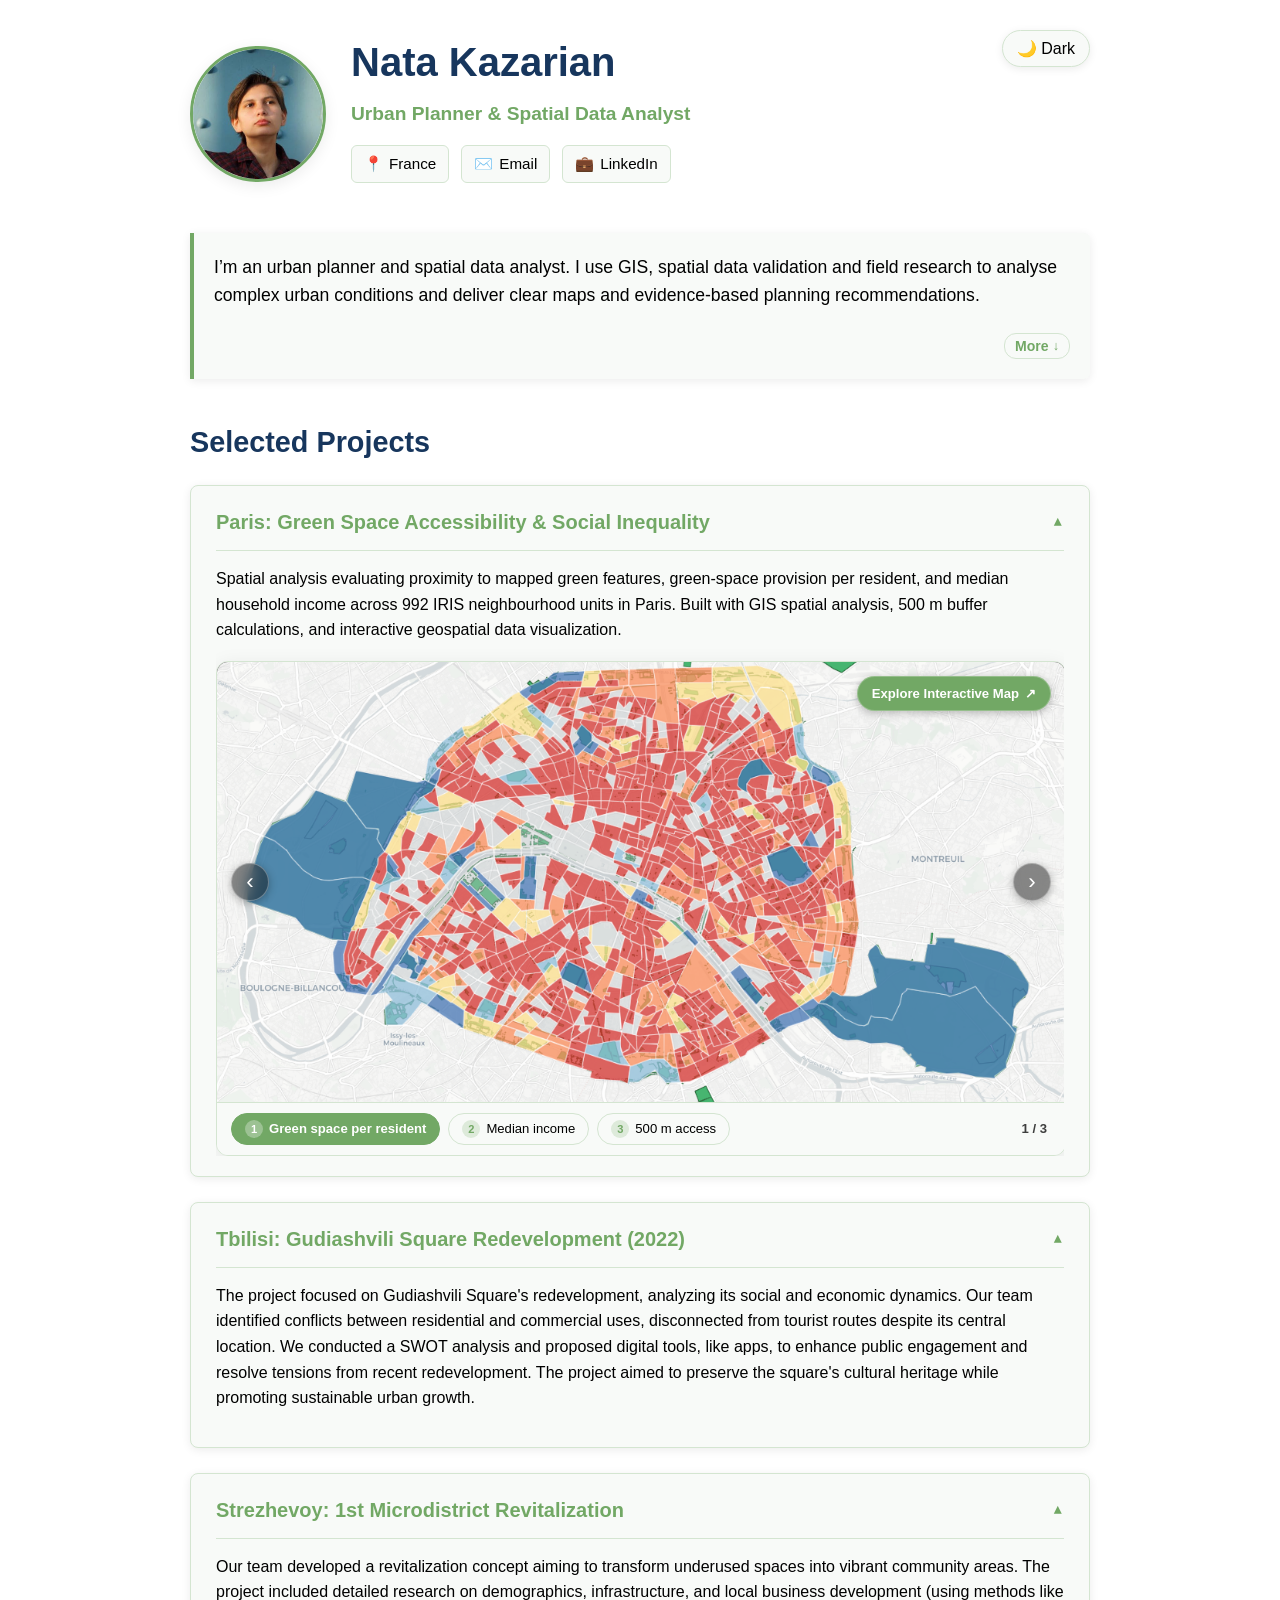
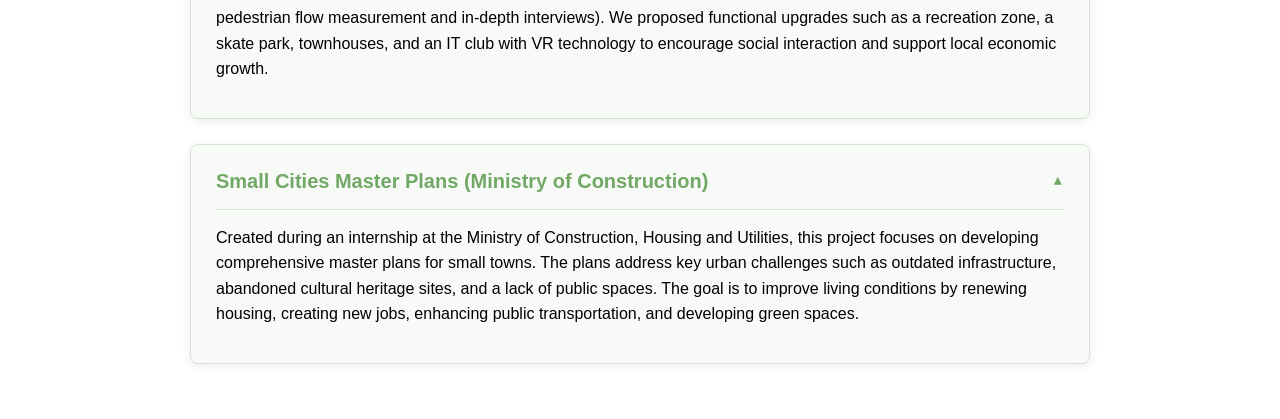
<file: index.html>
<!DOCTYPE html>
<html lang="en">
<head>
    <meta charset="UTF-8">
    <meta name="viewport" content="width=device-width, initial-scale=1.0">
    <title>Nata Kazarian - Urban Planner & Spatial Data Analyst</title>
    <link rel="icon" type="image/svg+xml" href="building-community.svg">
    <style>
        :root {
            --bg-color: #ffffff;
            --card-bg: #f8faf8;
            --card-border: #d4e5d1;
            --text-color: #000000;
            --h1-color: #17365d;
            --h2-color: #17365d;
            --subtitle-color: #72a865;
            --project-h3-color: #72a865;
            --accent-color: #72a865;
            --copy-tooltip-bg: #72a865;
            --copy-tooltip-text: #ffffff;
            --shadow-color: rgba(0, 0, 0, 0.08);
        }

        body.dark-theme {
            --bg-color: #2b2b2b;
            --card-bg: #333333;
            --card-border: #444444;
            --text-color: #ffffff;
            --h1-color: #db4a2b;
            --h2-color: #ffffff;
            --subtitle-color: #ffffff;
            --project-h3-color: #db4a2b;
            --accent-color: #db4a2b;
            --copy-tooltip-bg: #db4a2b;
            --copy-tooltip-text: #ffffff;
            --shadow-color: rgba(0, 0, 0, 0.4);
        }

        body {
            font-family: 'Helvetica Neue', Arial, sans-serif;
            line-height: 1.6;
            color: var(--text-color);
            max-width: 900px;
            margin: 0 auto;
            padding: 30px 20px;
            background-color: var(--bg-color);
            transition: background-color 0.3s ease, color 0.3s ease;
        }
        header {
            display: flex;
            align-items: center;
            gap: 25px;
            padding-bottom: 25px;
            margin-bottom: 10px;
            position: relative;
        }
        .profile-img-wrapper {
            width: 130px;
            height: 130px;
            border-radius: 50%;
            overflow: hidden;
            border: 3px solid var(--accent-color);
            box-shadow: 0 4px 15px var(--shadow-color);
            flex-shrink: 0;
            transition: border-color 0.3s ease;
        }
        .profile-img-wrapper img {
            width: 100%;
            height: 100%;
            object-fit: cover;
        }
        .header-content {
            flex-grow: 1;
        }
        .theme-toggle-btn {
            position: absolute;
            top: 0;
            right: 0;
            background: var(--card-bg);
            border: 1px solid var(--card-border);
            color: var(--text-color);
            padding: 8px 14px;
            border-radius: 20px;
            cursor: pointer;
            font-size: 1em;
            display: inline-flex;
            align-items: center;
            gap: 6px;
            transition: all 0.2s ease;
            box-shadow: 0 2px 8px var(--shadow-color);
        }
        .theme-toggle-btn:hover {
            border-color: var(--accent-color);
            transform: translateY(-1px);
        }
        @media (max-width: 600px) {
            header {
                flex-direction: column;
                align-items: flex-start;
                gap: 15px;
                padding-top: 40px;
            }
            .theme-toggle-btn {
                top: 0;
                right: 0;
            }
        }
        h1 {
            margin: 0 0 5px 0;
            font-size: 2.5em;
            color: var(--h1-color);
            transition: color 0.3s ease;
        }
        .subtitle {
            font-size: 1.2em;
            color: var(--subtitle-color);
            margin: 0 0 15px 0;
            font-weight: 600;
            transition: color 0.3s ease;
        }
        .contact-info {
            font-size: 0.95em;
            color: var(--text-color);
            margin-bottom: 15px;
            display: flex;
            flex-wrap: wrap;
            gap: 12px;
            align-items: center;
        }
        .contact-item {
            display: inline-flex;
            align-items: center;
            gap: 6px;
            background: var(--card-bg);
            padding: 6px 12px;
            border: 1px solid var(--card-border);
            border-radius: 6px;
            text-decoration: none;
            color: var(--text-color);
            cursor: pointer;
            transition: all 0.2s ease;
            position: relative;
        }
        .contact-item:hover {
            border-color: var(--accent-color);
            color: var(--accent-color);
        }
        .contact-item .copy-icon {
            font-size: 0.85em;
            opacity: 0.7;
            margin-left: 2px;
        }
        .contact-item:hover .copy-icon {
            opacity: 1;
        }
        .contact-item.copied::after {
            content: 'Copied! ✓';
            position: absolute;
            top: -32px;
            left: 50%;
            transform: translateX(-50%);
            background: var(--copy-tooltip-bg);
            color: var(--copy-tooltip-text);
            padding: 4px 10px;
            border-radius: 4px;
            font-size: 0.75em;
            white-space: nowrap;
            animation: fadeIn 0.2s ease;
            box-shadow: 0 2px 5px var(--shadow-color);
            pointer-events: none;
        }
        @keyframes fadeIn {
            from { opacity: 0; transform: translate(-50%, 5px); }
            to { opacity: 1; transform: translate(-50%, 0); }
        }
        .location-item {
            display: inline-flex;
            align-items: center;
            gap: 6px;
            padding: 6px 12px;
            color: var(--text-color);
            background: var(--card-bg);
            border: 1px solid var(--card-border);
            border-radius: 6px;
            transition: all 0.2s ease;
        }
        .summary {
            font-size: 1.1em;
            background: var(--card-bg);
            color: var(--text-color);
            padding: 20px;
            border-left: 4px solid var(--accent-color);
            box-shadow: 0 2px 10px var(--shadow-color);
            margin-bottom: 40px;
            border-radius: 0 6px 6px 0;
            transition: all 0.3s ease;
        }
        .summary p {
            margin-top: 0;
        }
        .summary p:last-child {
            margin-bottom: 0;
        }
        .summary-more-container {
            display: grid;
            grid-template-rows: 0fr;
            transition: grid-template-rows 0.35s cubic-bezier(0.4, 0, 0.2, 1);
        }
        .summary-more-container.expanded {
            grid-template-rows: 1fr;
        }
        .summary-more-inner {
            overflow: hidden;
        }
        .summary-more-inner p:first-child {
            margin-top: 1em;
        }
        .summary-footer {
            display: flex;
            justify-content: flex-end;
            margin-top: 6px;
        }
        .read-more-btn {
            background: transparent;
            border: 1px solid var(--card-border);
            color: var(--accent-color);
            font-weight: 600;
            font-size: 0.8em;
            cursor: pointer;
            padding: 4px 10px;
            border-radius: 12px;
            display: inline-flex;
            align-items: center;
            gap: 4px;
            transition: all 0.2s ease;
        }
        .read-more-btn:hover {
            border-color: var(--accent-color);
            background: var(--card-bg);
            transform: translateY(-1px);
        }
        .read-more-btn .btn-arrow {
            transition: transform 0.3s ease;
            display: inline-block;
            font-size: 0.9em;
        }
        .read-more-btn.expanded .btn-arrow {
            transform: rotate(180deg);
        }
        h2 {
            color: var(--h2-color);
            font-size: 1.8em;
            margin-bottom: 20px;
            transition: color 0.3s ease;
        }
        .project {
            background: var(--card-bg);
            color: var(--text-color);
            padding: 20px 25px;
            margin-bottom: 25px;
            border-radius: 8px;
            border: 1px solid var(--card-border);
            box-shadow: 0 2px 10px var(--shadow-color);
            transition: border-color 0.3s ease, box-shadow 0.3s ease;
        }
        .project-header {
            display: flex;
            justify-content: space-between;
            align-items: center;
            width: 100%;
            background: transparent;
            border: none;
            border-bottom: 1px solid var(--card-border);
            padding: 0 0 12px 0;
            margin: 0;
            cursor: pointer;
            text-align: left;
            color: inherit;
            font: inherit;
            transition: border-color 0.3s ease;
        }
        .project-header:hover h3 {
            opacity: 0.85;
        }
        .project-header h3 {
            margin: 0;
            color: var(--project-h3-color);
            transition: color 0.3s ease;
            font-size: 1.25em;
            font-weight: 700;
        }
        .project-toggle-icon {
            font-size: 0.85em;
            color: var(--accent-color);
            transition: transform 0.3s ease;
            margin-left: 12px;
            flex-shrink: 0;
        }
        .project:not(.expanded) .project-header {
            border-bottom-color: transparent;
            padding-bottom: 0;
        }
        .project.expanded .project-toggle-icon {
            transform: rotate(180deg);
        }
        .project-body {
            display: grid;
            grid-template-rows: 0fr;
            transition: grid-template-rows 0.35s cubic-bezier(0.4, 0, 0.2, 1);
        }
        .project.expanded .project-body {
            grid-template-rows: 1fr;
        }
        .project-body-inner {
            overflow: hidden;
        }
        .project-body-inner p:first-child {
            margin-top: 15px;
        }
        .map-preview-container {
            margin-top: 18px;
            width: 100%;
        }
        .map-slider-card {
            display: flex;
            flex-direction: column;
            width: 100%;
            border-radius: 12px;
            overflow: hidden;
            border: 1px solid var(--card-border);
            box-shadow: 0 4px 20px var(--shadow-color);
            background: var(--card-bg);
            transition: border-color 0.3s ease, box-shadow 0.3s ease;
        }
        .map-slider-card:hover {
            border-color: var(--accent-color);
            box-shadow: 0 8px 25px var(--shadow-color);
        }
        .map-slider-viewport {
            display: block;
            position: relative;
            width: 100%;
            aspect-ratio: 16 / 9.5;
            max-height: 440px;
            overflow: hidden;
            background: #1a1a1a;
            text-decoration: none;
            cursor: pointer;
        }
        .map-slide {
            position: absolute;
            inset: 0;
            opacity: 0;
            visibility: hidden;
            transition: opacity 0.4s ease, visibility 0.4s ease;
        }
        .map-slide.active {
            opacity: 1;
            visibility: visible;
        }
        .map-preview-img-light,
        .map-preview-img-dark {
            width: 100%;
            height: 100%;
            object-fit: cover;
            display: block;
            transition: transform 0.4s ease;
        }
        .map-preview-img-dark {
            display: none;
        }
        body.dark-theme .map-preview-img-light {
            display: none;
        }
        body.dark-theme .map-preview-img-dark {
            display: block;
        }
        /* Subtle zoom on image hover */
        .map-slider-viewport:hover .map-slide.active .map-preview-img-light,
        .map-slider-viewport:hover .map-slide.active .map-preview-img-dark {
            transform: scale(1.035);
        }
        .map-slider-overlay-badge {
            position: absolute;
            top: 14px;
            right: 14px;
            z-index: 4;
            background: #72a865;
            backdrop-filter: blur(8px);
            -webkit-backdrop-filter: blur(8px);
            color: #ffffff;
            font-size: 0.82em;
            font-weight: 600;
            padding: 6px 14px;
            border-radius: 20px;
            display: inline-flex;
            align-items: center;
            gap: 6px;
            border: 1px solid rgba(255, 255, 255, 0.25);
            box-shadow: 0 2px 8px rgba(0, 0, 0, 0.25);
            transition: background 0.3s ease, transform 0.2s ease;
        }
        body.dark-theme .map-slider-overlay-badge {
            background: rgba(219, 74, 43, 0.85);
        }
        .map-slider-viewport:hover .map-slider-overlay-badge {
            transform: translateY(-1px);
        }
        .slider-arrow {
            position: absolute;
            top: 50%;
            transform: translateY(-50%);
            z-index: 5;
            width: 38px;
            height: 38px;
            border-radius: 50%;
            background: rgba(0, 0, 0, 0.45);
            backdrop-filter: blur(8px);
            -webkit-backdrop-filter: blur(8px);
            color: #ffffff;
            border: 1px solid rgba(255, 255, 255, 0.3);
            font-size: 1.4em;
            line-height: 1;
            display: flex;
            align-items: center;
            justify-content: center;
            cursor: pointer;
            transition: all 0.2s ease;
            user-select: none;
            box-shadow: 0 2px 8px rgba(0, 0, 0, 0.3);
        }
        .slider-arrow.prev {
            left: 14px;
        }
        .slider-arrow.next {
            right: 14px;
        }
        .slider-arrow:hover {
            background: var(--accent-color);
            border-color: var(--accent-color);
            transform: translateY(-50%) scale(1.08);
        }
        .map-slider-footer {
            padding: 10px 14px;
            background: var(--card-bg);
            border-top: 1px solid var(--card-border);
            display: flex;
            align-items: center;
            justify-content: space-between;
            gap: 10px;
        }
        .slider-tabs {
            display: flex;
            gap: 8px;
            flex-wrap: wrap;
            align-items: center;
        }
        .slider-tab {
            background: transparent;
            border: 1px solid var(--card-border);
            color: var(--text-color);
            padding: 6px 13px;
            border-radius: 20px;
            cursor: pointer;
            font-size: 0.82em;
            display: inline-flex;
            align-items: center;
            gap: 6px;
            transition: all 0.2s ease;
            font-family: inherit;
        }
        .slider-tab:hover {
            border-color: var(--accent-color);
            color: var(--accent-color);
        }
        .slider-tab.active {
            background: var(--accent-color);
            color: #ffffff;
            border-color: var(--accent-color);
            font-weight: 600;
        }
        .tab-badge {
            display: inline-flex;
            align-items: center;
            justify-content: center;
            width: 18px;
            height: 18px;
            border-radius: 50%;
            background: rgba(114, 168, 101, 0.2);
            color: var(--accent-color);
            font-size: 0.85em;
            font-weight: 700;
            transition: all 0.2s ease;
        }
        .slider-tab.active .tab-badge {
            background: rgba(255, 255, 255, 0.3);
            color: #ffffff;
        }
        .slider-counter {
            font-size: 0.82em;
            opacity: 0.75;
            font-weight: 600;
            white-space: nowrap;
            padding-right: 4px;
        }
        @media (max-width: 600px) {
            .map-slider-viewport {
                aspect-ratio: 4 / 3;
            }
            .slider-arrow {
                width: 32px;
                height: 32px;
                font-size: 1.2em;
            }
            .slider-arrow.prev { left: 8px; }
            .slider-arrow.next { right: 8px; }
            .map-slider-footer {
                flex-direction: column;
                align-items: flex-start;
                gap: 8px;
            }
            .slider-counter {
                align-self: flex-end;
            }
        }
    </style>
</head>
<body>

    <header>
        <button id="theme-toggle" class="theme-toggle-btn" aria-label="Toggle Theme" title="Toggle Light/Dark Theme">🌙 Dark</button>
        <div class="profile-img-wrapper">
            <img src="nata.jpg" alt="Nata Kazarian">
        </div>
        <div class="header-content">
            <h1>Nata Kazarian</h1>
            <p class="subtitle">Urban Planner & Spatial Data Analyst</p>
            <div class="contact-info">
                <div class="location-item">
                    <span>📍</span>
                    <span>France</span>
                </div>
                <a class="contact-item" data-copy="natakazariani@gmail.com" title="Click to copy email">
                    <span>✉️</span>
                    <span>Email</span>
                </a>
                <a href="https://www.linkedin.com/in/natakazarian/" target="_blank" rel="noopener noreferrer" class="contact-item" title="Click to open LinkedIn profile">
                    <span>💼</span>
                    <span>LinkedIn</span>
                </a>
            </div>
        </div>
    </header>

    <section class="summary">
        <p>I’m an urban planner and spatial data analyst. I use GIS, spatial data validation and field research to analyse complex urban conditions and deliver clear maps and evidence-based planning recommendations.</p>
        <div id="summary-more" class="summary-more-container">
            <div class="summary-more-inner">
                <p>My experience spans public space planning, infrastructure, spatial accessibility and heritage-sensitive regeneration, alongside remote collaboration and stakeholder engagement across diverse local contexts.</p>
                <p>Based in France, I’m open to remote roles and opportunities across Europe.</p>
            </div>
        </div>
        <div class="summary-footer">
            <button id="summary-toggle" class="read-more-btn" aria-expanded="false">
                <span class="btn-text">More</span>
                <span class="btn-arrow">↓</span>
            </button>
        </div>
    </section>

    <section class="projects">
        <h2>Selected Projects</h2>

        <div class="project expanded">
            <button class="project-header" aria-expanded="true">
                <h3>Paris: Green Space Accessibility & Social Inequality</h3>
                <span class="project-toggle-icon">▼</span>
            </button>
            <div class="project-body">
                <div class="project-body-inner">
                    <p>Spatial analysis evaluating proximity to mapped green features, green-space provision per resident, and median household income across 992 IRIS neighbourhood units in Paris. Built with GIS spatial analysis, 500 m buffer calculations, and interactive geospatial data visualization.</p>
                    <div class="map-preview-container">
                        <div class="map-slider-card">
                            <a href="https://natakazarian.github.io/paris-green-map/" target="_blank" rel="noopener noreferrer" class="map-slider-viewport" title="Open Interactive Paris Green Space Map">
                                <div class="map-slide active" data-slide="0">
                                    <img src="paris-map-preview-light-1.png" alt="1 - Green space per resident (Light theme)" class="map-preview-img-light" loading="lazy">
                                    <img src="paris-map-preview-dark-1.png" alt="1 - Green space per resident (Dark theme)" class="map-preview-img-dark" loading="lazy">
                                </div>
                                <div class="map-slide" data-slide="1">
                                    <img src="paris-map-preview-light-2.png" alt="2 - Median income (Light theme)" class="map-preview-img-light" loading="lazy">
                                    <img src="paris-map-preview-dark-2.png" alt="2 - Median income (Dark theme)" class="map-preview-img-dark" loading="lazy">
                                </div>
                                <div class="map-slide" data-slide="2">
                                    <img src="paris-map-preview-light-3.png" alt="3 - 500 m access (Light theme)" class="map-preview-img-light" loading="lazy">
                                    <img src="paris-map-preview-dark-3.png" alt="3 - 500 m access (Dark theme)" class="map-preview-img-dark" loading="lazy">
                                </div>

                                <div class="map-slider-overlay-badge">
                                    <span>Explore Interactive Map</span>
                                    <span>↗</span>
                                </div>

                                <button type="button" class="slider-arrow prev" id="slider-prev-btn" aria-label="Previous screenshot" title="Previous screenshot">‹</button>
                                <button type="button" class="slider-arrow next" id="slider-next-btn" aria-label="Next screenshot" title="Next screenshot">›</button>
                            </a>

                            <div class="map-slider-footer">
                                <div class="slider-tabs">
                                    <button type="button" class="slider-tab active" data-target="0">
                                        <span class="tab-badge">1</span>
                                        <span>Green space per resident</span>
                                    </button>
                                    <button type="button" class="slider-tab" data-target="1">
                                        <span class="tab-badge">2</span>
                                        <span>Median income</span>
                                    </button>
                                    <button type="button" class="slider-tab" data-target="2">
                                        <span class="tab-badge">3</span>
                                        <span>500 m access</span>
                                    </button>
                                </div>
                                <div class="slider-counter"><span id="current-slide-num">1</span> / 3</div>
                            </div>
                        </div>
                    </div>
                </div>
            </div>
        </div>

        <div class="project expanded">
            <button class="project-header" aria-expanded="true">
                <h3>Tbilisi: Gudiashvili Square Redevelopment (2022)</h3>
                <span class="project-toggle-icon">▼</span>
            </button>
            <div class="project-body">
                <div class="project-body-inner">
                    <p>The project focused on Gudiashvili Square's redevelopment, analyzing its social and economic dynamics. Our team identified conflicts between residential and commercial uses, disconnected from tourist routes despite its central location. We conducted a SWOT analysis and proposed digital tools, like apps, to enhance public engagement and resolve tensions from recent redevelopment. The project aimed to preserve the square's cultural heritage while promoting sustainable urban growth.</p>
                </div>
            </div>
        </div>

        <div class="project expanded">
            <button class="project-header" aria-expanded="true">
                <h3>Strezhevoy: 1st Microdistrict Revitalization</h3>
                <span class="project-toggle-icon">▼</span>
            </button>
            <div class="project-body">
                <div class="project-body-inner">
                    <p>Our team developed a revitalization concept aiming to transform underused spaces into vibrant community areas. The project included detailed research on demographics, infrastructure, and local business development (using methods like pedestrian flow measurement and in-depth interviews). We proposed functional upgrades such as a recreation zone, a skate park, townhouses, and an IT club with VR technology to encourage social interaction and support local economic growth.</p>
                </div>
            </div>
        </div>

        <div class="project expanded">
            <button class="project-header" aria-expanded="true">
                <h3>Small Cities Master Plans (Ministry of Construction)</h3>
                <span class="project-toggle-icon">▼</span>
            </button>
            <div class="project-body">
                <div class="project-body-inner">
                    <p>Created during an internship at the Ministry of Construction, Housing and Utilities, this project focuses on developing comprehensive master plans for small towns. The plans address key urban challenges such as outdated infrastructure, abandoned cultural heritage sites, and a lack of public spaces. The goal is to improve living conditions by renewing housing, creating new jobs, enhancing public transportation, and developing green spaces.</p>
                </div>
            </div>
        </div>

    </section>

    <script>
        // Copy to clipboard functionality
        document.querySelectorAll('.contact-item').forEach(item => {
            item.addEventListener('click', (e) => {
                const textToCopy = item.getAttribute('data-copy');
                if (navigator.clipboard && textToCopy) {
                    navigator.clipboard.writeText(textToCopy);
                    item.classList.add('copied');
                    setTimeout(() => item.classList.remove('copied'), 2000);
                }
            });
        });

        // Summary Read More toggle
        const summaryToggleBtn = document.getElementById('summary-toggle');
        const summaryMore = document.getElementById('summary-more');

        if (summaryToggleBtn && summaryMore) {
            summaryToggleBtn.addEventListener('click', () => {
                const isExpanded = summaryMore.classList.toggle('expanded');
                summaryToggleBtn.classList.toggle('expanded', isExpanded);
                summaryToggleBtn.setAttribute('aria-expanded', isExpanded);
                summaryToggleBtn.querySelector('.btn-text').textContent = isExpanded ? 'Less' : 'More';
            });
        }

        // Project collapse/expand functionality
        document.querySelectorAll('.project-header').forEach(header => {
            header.addEventListener('click', () => {
                const project = header.closest('.project');
                if (project) {
                    const isExpanded = project.classList.toggle('expanded');
                    header.setAttribute('aria-expanded', isExpanded);
                }
            });
        });

        // Theme Toggle functionality (Default: Light Theme)
        const themeToggleBtn = document.getElementById('theme-toggle');
        
        function updateThemeButton(isDark) {
            themeToggleBtn.innerHTML = isDark ? '☀️ Light' : '🌙 Dark';
        }

        const savedTheme = localStorage.getItem('theme');
        if (savedTheme === 'dark') {
            document.body.classList.add('dark-theme');
            updateThemeButton(true);
        } else {
            updateThemeButton(false);
        }

        themeToggleBtn.addEventListener('click', () => {
            document.body.classList.toggle('dark-theme');
            const isDark = document.body.classList.contains('dark-theme');
            localStorage.setItem('theme', isDark ? 'dark' : 'light');
            updateThemeButton(isDark);
        });

        // Paris Map Slider functionality
        const slides = document.querySelectorAll('.map-slide');
        const sliderTabs = document.querySelectorAll('.slider-tab');
        const prevBtn = document.getElementById('slider-prev-btn');
        const nextBtn = document.getElementById('slider-next-btn');
        const currentSlideNum = document.getElementById('current-slide-num');

        let activeSlideIndex = 0;
        const totalSlides = slides.length;

        function goToSlide(index) {
            if (totalSlides === 0) return;
            if (index < 0) index = totalSlides - 1;
            if (index >= totalSlides) index = 0;

            activeSlideIndex = index;

            slides.forEach((slide, i) => {
                slide.classList.toggle('active', i === activeSlideIndex);
            });

            sliderTabs.forEach((tab, i) => {
                tab.classList.toggle('active', i === activeSlideIndex);
            });

            if (currentSlideNum) {
                currentSlideNum.textContent = activeSlideIndex + 1;
            }
        }

        if (prevBtn) {
            prevBtn.addEventListener('click', (e) => {
                e.preventDefault();
                e.stopPropagation();
                goToSlide(activeSlideIndex - 1);
            });
        }

        if (nextBtn) {
            nextBtn.addEventListener('click', (e) => {
                e.preventDefault();
                e.stopPropagation();
                goToSlide(activeSlideIndex + 1);
            });
        }

        sliderTabs.forEach((tab, i) => {
            tab.addEventListener('click', (e) => {
                e.preventDefault();
                e.stopPropagation();
                goToSlide(i);
            });
        });
    </script>
</body>
</html>
</file>
